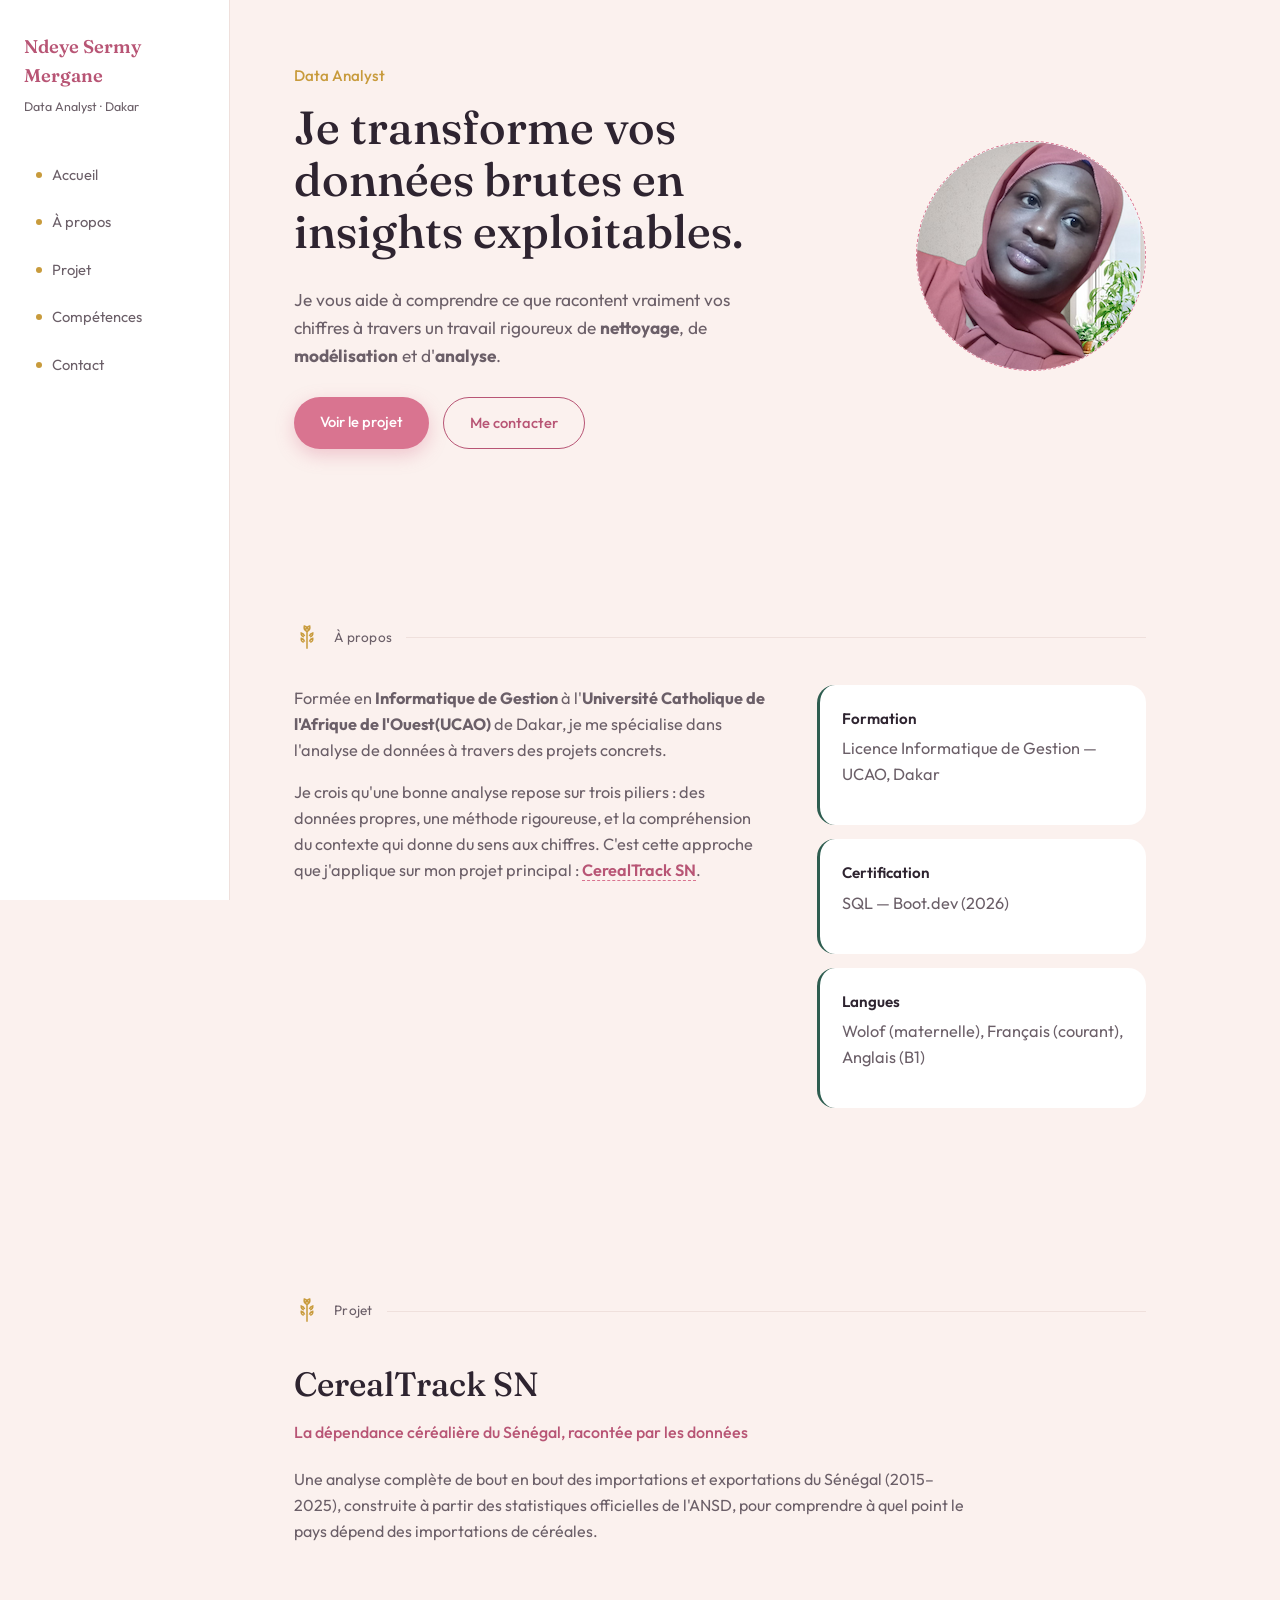
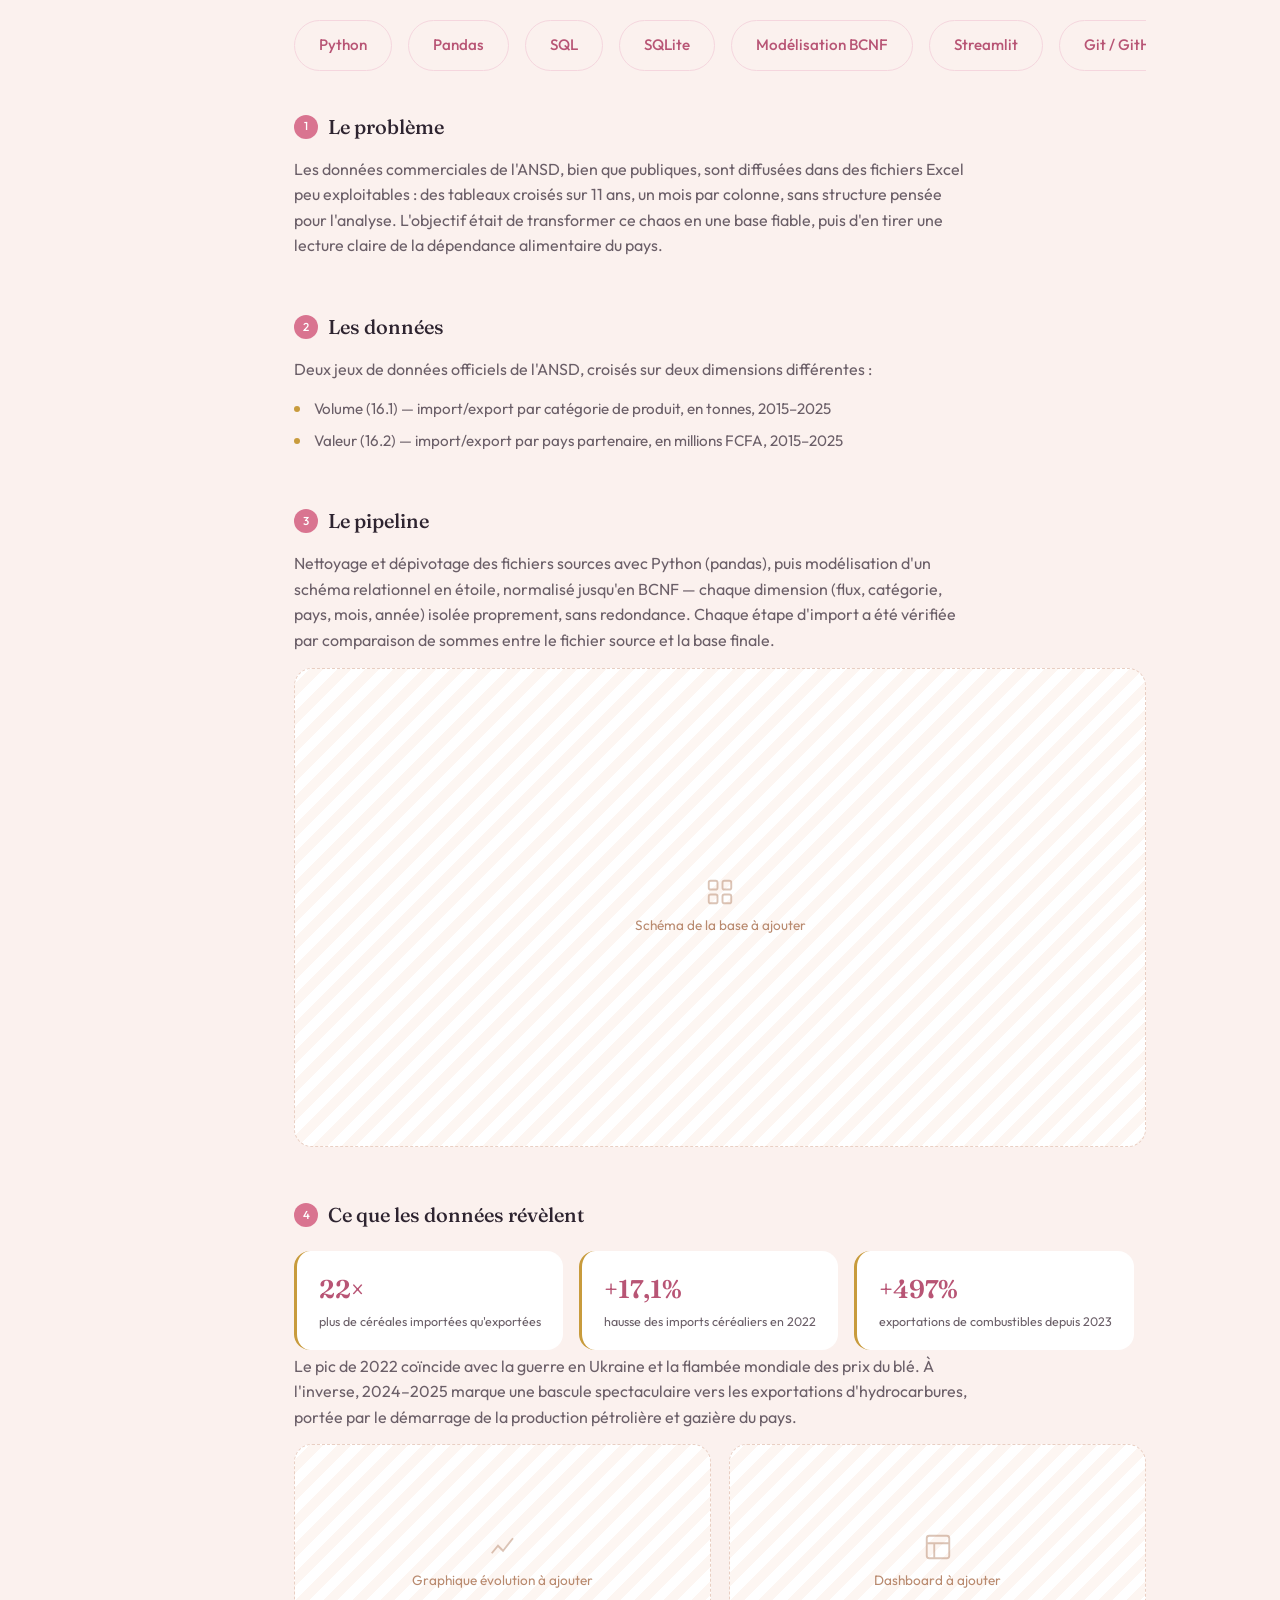
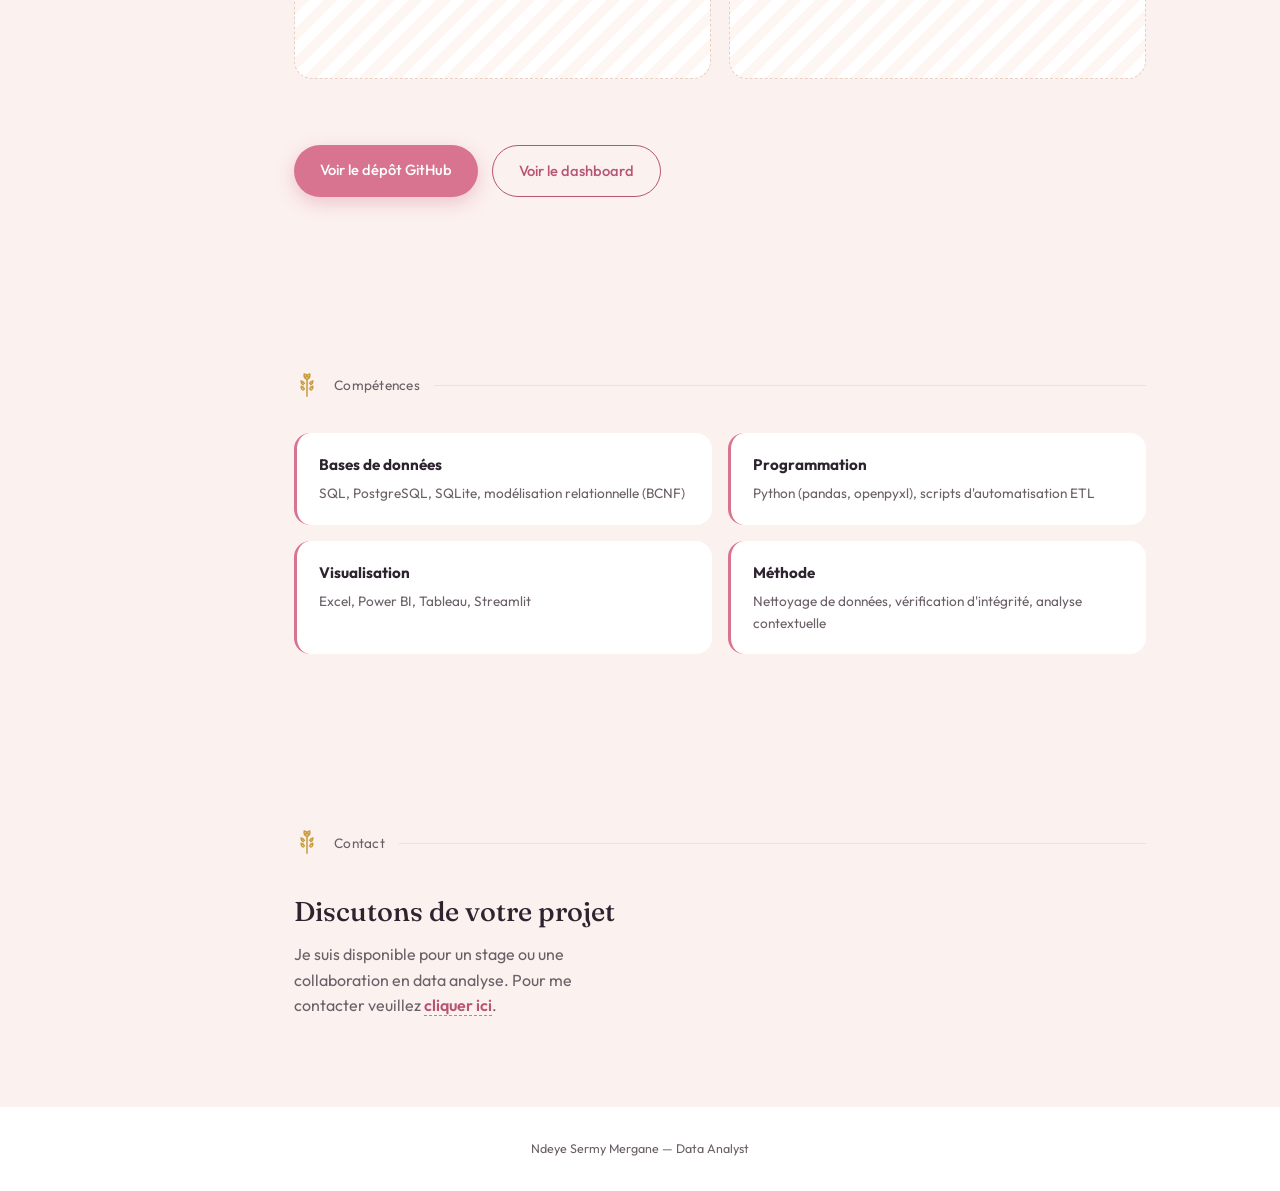
<file: index.html>
<!DOCTYPE html>
<html lang="fr">

<head>
  <meta charset="UTF-8">
  <meta name="viewport" content="width=device-width, initial-scale=1.0">
  <title>Ndeye Sermy Mergane — Data Analyst</title>
  <link rel="preconnect" href="https://fonts.googleapis.com">
  <link
    href="https://fonts.googleapis.com/css2?family=Fraunces:ital,opsz,wght@0,9..144,400;0,9..144,500;0,9..144,600;1,9..144,500&family=Outfit:wght@300;400;500;600&display=swap"
    rel="stylesheet">
  <link rel="shortcut icon" href="profile-pic.webp" type="image/x-icon">
  <style>
    :root {
      --blush: #FBF1EE;
      --card: #FFFFFF;
      --ink: #2E2430;
      --ink-soft: #6b5f68;
      --rose: #D97490;
      --rose-deep: #B85575;
      --wheat: #C89B3C;
      --teal: #2E5D50;
      --line: #EFE0DC;
    }

    * {
      box-sizing: border-box;
      margin: 0;
      padding: 0;
    }

    html {
      scroll-behavior: smooth;
    }

    body {
      font-family: 'Outfit', sans-serif;
      background: var(--blush);
      color: var(--ink);
      line-height: 1.6;
    }

    h1,
    h2,
    h3,
    .serif {
      font-family: 'Fraunces', serif;
    }

    a {
      color: inherit;
      text-decoration: none;
    }

    /* ---------- Layout ---------- */
    .shell {
      display: flex;
      min-height: 100vh;
    }

    .sidebar {
      width: 230px;
      flex-shrink: 0;
      background: var(--card);
      border-right: 1px solid var(--line);
      padding: 32px 24px;
      position: sticky;
      top: 0;
      height: 100vh;
      display: flex;
      flex-direction: column;
      z-index: 20;
    }

    .brand {
      font-family: 'Fraunces', serif;
      font-size: 1.15rem;
      font-weight: 600;
      color: var(--rose-deep);
      margin-bottom: 6px;
    }

    .brand-sub {
      font-size: .78rem;
      color: var(--ink-soft);
      margin-bottom: 36px;
    }

    nav ul {
      list-style: none;
      display: flex;
      flex-direction: column;
      gap: 4px;
    }

    nav a {
      display: flex;
      align-items: center;
      gap: 10px;
      padding: 10px 12px;
      border-radius: 10px;
      font-size: .92rem;
      color: var(--ink-soft);
      transition: background .2s, color .2s;
    }

    nav a:hover,
    nav a.active {
      background: var(--blush);
      color: var(--rose-deep);
    }

    nav .dot {
      width: 6px;
      height: 6px;
      border-radius: 50%;
      background: var(--wheat);
      flex-shrink: 0;
    }

    .sidebar-footer {
      margin-top: auto;
      padding-top: 24px;
      border-top: 1px solid var(--line);
    }

    .sidebar-footer p {
      font-size: .75rem;
      color: var(--ink-soft);
    }

    .mobile-toggle {
      display: none;
    }

    main {
      flex: 1;
      min-width: 0;
    }

    section {
      padding: 88px 64px;
      max-width: 980px;
    }

    section#home {
      padding-top: 64px;
    }

    /* ---------- Hero ---------- */
    .hero {
      display: flex;
      align-items: center;
      gap: 56px;
      flex-wrap: wrap;
    }

    .hero-text {
      flex: 1;
      min-width: 280px;
    }

    .eyebrow-plain {
      font-size: .95rem;
      color: var(--wheat);
      font-weight: 500;
      margin-bottom: 14px;
    }

    .hero h1 {
      font-size: 2.9rem;
      font-weight: 500;
      line-height: 1.12;
      margin-bottom: 20px;
      max-width: 520px;
    }

    .hero p.lead {
      font-size: 1.08rem;
      color: var(--ink-soft);
      max-width: 480px;
      margin-bottom: 28px;
    }

    .btn-row {
      display: flex;
      gap: 14px;
      flex-wrap: wrap;
    }

    .btn {
      padding: 13px 26px;
      border-radius: 999px;
      font-size: .92rem;
      font-weight: 500;
      display: inline-block;
      transition: transform .15s, box-shadow .15s;
    }

    .btn-primary {
      background: var(--rose);
      color: #fff;
      box-shadow: 0 6px 18px rgba(217, 116, 144, .35);
    }

    .btn-primary:hover {
      transform: translateY(-2px);
      box-shadow: 0 10px 22px rgba(217, 116, 144, .42);
    }

    .btn-ghost {
      border: 1.5px solid var(--rose-deep);
      color: var(--rose-deep);
    }

    .btn-ghost:hover {
      background: var(--rose);
      color: #fff;
      border-color: var(--rose);
    }

    .avatar-slot {
      width: 230px;
      height: 230px;
      border-radius: 50%;
      background: linear-gradient(155deg, #fff 0%, #fdeaef 100%);
      border: 1.5px dashed var(--rose);
      display: flex;
      align-items: center;
      justify-content: center;
      flex-direction: column;
      gap: 8px;
      text-align: center;
      color: var(--rose-deep);
      font-size: .82rem;
      flex-shrink: 0;
      position: relative;
      overflow: hidden;
    }

    .avatar-slot svg {
      width: 38px;
      height: 38px;
      opacity: .55;
    }

    .wheat-divider {
      display: flex;
      align-items: center;
      gap: 14px;
      margin: 0 0 34px;
    }

    .wheat-divider svg {
      width: 26px;
      height: 26px;
      color: var(--wheat);
      flex-shrink: 0;
    }

    .wheat-divider span {
      font-size: .85rem;
      letter-spacing: .02em;
      color: var(--ink-soft);
    }

    .wheat-divider::after {
      content: "";
      flex: 1;
      height: 1px;
      background: var(--line);
    }

    /* ---------- About ---------- */
    #about p {
      max-width: 640px;
      color: var(--ink-soft);
      font-size: 1.02rem;
      margin-bottom: 16px;
    }

    .about-grid {
      display: grid;
      grid-template-columns: 1.3fr .9fr;
      gap: 48px;
      align-items: start;
    }

    .fact-card {
      background: var(--card);
      border-radius: 18px;
      padding: 22px 22px;
      border-left: 3px solid var(--teal);
      margin-bottom: 14px;
    }

    .fact-card h4 {
      font-size: .95rem;
      font-weight: 600;
      margin-bottom: 4px;
    }

    .fact-card p {
      font-size: .86rem;
      color: var(--ink-soft);
      margin: 0;
    }

    /* ---------- Project (single, deep) ---------- */
    .project-head h2 {
      font-size: 2.1rem;
      font-weight: 500;
      margin-bottom: 8px;
    }

    .project-head .tagline {
      color: var(--rose-deep);
      font-size: 1rem;
      font-weight: 500;
      margin-bottom: 22px;
    }

    .project-head p.desc {
      color: var(--ink-soft);
      max-width: 680px;
      margin-bottom: 36px;
    }

    .skills-marquee {
      padding: 40px 0;
      overflow: hidden;
      /* background: #fdf2f5; */
    }

    .marquee-track {
      display: flex;
      gap: 16px;
      width: max-content;
      animation: scroll-marquee 30s linear infinite;
    }

    .marquee-track:hover {
      animation-play-state: paused;
    }

    @keyframes scroll-marquee {
      0% {
        transform: translateX(0);
      }

      100% {
        transform: translateX(-33.33%);
      }
    }

    .stack-row {
      display: flex;
      gap: 16px;
      flex-shrink: 0;
    }

    .chip {
      padding: 12px 24px;
      border-radius: 999px;
      /* background: #fff; */
      border: 1px solid #f5d6de;
      font-size: .95rem;
      font-weight: 500;
      color: var(--rose-deep);
      white-space: nowrap;
      transition: transform .2s, box-shadow .2s;
    }

    .chip:hover {
      transform: translateY(-2px);
      box-shadow: 0 6px 16px rgba(217, 116, 144, .15);
    }

    .case-block {
      margin-bottom: 52px;
    }

    .case-block h3 {
      font-size: 1.25rem;
      font-weight: 500;
      margin-bottom: 14px;
      display: flex;
      align-items: center;
      gap: 10px;
    }

    .case-block h3 .num {
      font-family: 'Outfit';
      font-size: .72rem;
      color: #fff;
      background: var(--rose);
      width: 24px;
      height: 24px;
      border-radius: 50%;
      display: flex;
      align-items: center;
      justify-content: center;
      flex-shrink: 0;
    }

    .case-block p {
      color: var(--ink-soft);
      max-width: 680px;
      margin-bottom: 14px;
    }

    .case-block ul {
      margin-left: 0;
      list-style: none;
      display: flex;
      flex-direction: column;
      gap: 8px;
      max-width: 680px;
    }

    .case-block li {
      color: var(--ink-soft);
      font-size: .95rem;
      padding-left: 20px;
      position: relative;
    }

    .case-block li::before {
      content: "";
      width: 6px;
      height: 6px;
      border-radius: 50%;
      background: var(--wheat);
      position: absolute;
      left: 0;
      top: 9px;
    }

    .metric-row {
      display: flex;
      gap: 16px;
      flex-wrap: wrap;
      margin: 20px 0 4px;
    }

    .metric {
      background: var(--card);
      border-radius: 16px;
      padding: 18px 22px;
      min-width: 150px;
      border-left: 3px solid var(--wheat);
    }

    .metric .value {
      font-family: 'Fraunces';
      font-size: 1.6rem;
      font-weight: 600;
      color: var(--rose-deep);
    }

    .metric .label {
      font-size: .78rem;
      color: var(--ink-soft);
      margin-top: 2px;
    }

    .img-slot {
      width: 100%;
      aspect-ratio: 16/9;
      border-radius: 18px;
      background: repeating-linear-gradient(135deg, #fff, #fff 10px, #fdf6f2 10px, #fdf6f2 20px);
      border: 1.5px dashed #e9cfc3;
      display: flex;
      align-items: center;
      justify-content: center;
      flex-direction: column;
      gap: 8px;
      color: #b98a6f;
      font-size: .85rem;
      margin-bottom: 14px;
    }

    .img-slot svg {
      width: 30px;
      height: 30px;
      opacity: .5;
    }

    .img-grid {
      display: grid;
      grid-template-columns: 1fr 1fr;
      gap: 18px;
      margin-top: 8px;
    }

    @media (max-width:640px) {
      .img-grid {
        grid-template-columns: 1fr;
      }
    }

    .links-row {
      display: flex;
      gap: 14px;
      flex-wrap: wrap;
      margin-top: 8px;
    }

    /* ---------- Skills ---------- */
    .skills-grid {
      display: grid;
      grid-template-columns: repeat(2, 1fr);
      gap: 16px;
    }

    @media (max-width:640px) {
      .skills-grid {
        grid-template-columns: 1fr;
      }
    }

    .skill-card {
      background: var(--card);
      border-radius: 16px;
      padding: 20px 22px;
      border-left: 3px solid var(--rose);
    }

    .skill-card h4 {
      font-size: .95rem;
      margin-bottom: 6px;
    }

    .skill-card p {
      font-size: .85rem;
      color: var(--ink-soft);
    }

    /* ---------- Contact ---------- */
    #contact .contact-box {
      background: var(--card);
      border-radius: 22px;
      padding: 40px;
      display: flex;
      justify-content: space-between;
      align-items: center;
      flex-wrap: wrap;
      gap: 24px;
      border-left: 3px solid var(--teal);
    }

    #contact h2 {
      font-size: 1.7rem;
      font-weight: 500;
      margin-bottom: 8px;
    }

    #contact p {
      color: var(--ink-soft);
      max-width: 340px;
    }

    .contact-links {
      display: flex;
      flex-direction: column;
      gap: 10px;
      font-size: .92rem;
    }

    .contact-links a {
      color: var(--rose-deep);
      font-weight: 500;
    }

    .contact-links a:hover {
      text-decoration: underline;
    }

    footer {
      text-align: center;
      padding: 32px;
      font-size: .78rem;
      color: var(--ink-soft);
      background-color: white;
    }

    /* ---------- Responsive ---------- */
    @media (max-width:880px) {
      section {
        padding: 64px 28px;
      }

      .about-grid {
        grid-template-columns: 1fr;
      }

      .sidebar {
        position: fixed;
        left: 0;
        top: 0;
        height: 100vh;
        transform: translateX(-100%);
        transition: transform .25s ease;
        box-shadow: 20px 0 40px rgba(0, 0, 0, .08);
      }

      .sidebar.open {
        transform: translateX(0);
      }

      .mobile-toggle {
        display: flex;
        position: fixed;
        top: 16px;
        left: 16px;
        z-index: 30;
        width: 42px;
        height: 42px;
        border-radius: 50%;
        background: var(--card);
        border: 1px solid var(--line);
        align-items: center;
        justify-content: center;
        box-shadow: 0 4px 14px rgba(0, 0, 0, .08);
      }

      .mobile-toggle span,
      .mobile-toggle span::before,
      .mobile-toggle span::after {
        content: "";
        display: block;
        width: 16px;
        height: 2px;
        background: var(--ink);
        position: relative;
      }

      .mobile-toggle span::before {
        position: absolute;
        top: -5px;
      }

      .mobile-toggle span::after {
        position: absolute;
        top: 5px;
      }

      .overlay {
        display: none;
        position: fixed;
        inset: 0;
        background: rgba(46, 34, 48, .35);
        z-index: 15;
      }

      .overlay.show {
        display: block;
      }

      .hero h1 {
        font-size: 2.2rem;
      }
    }

    .project-link {
      color: var(--rose-deep);
      font-weight: 600;
      text-decoration: none;
      border-bottom: 1.5px dashed var(--rose);
      transition: color .15s;
    }

    .project-link:hover {
      color: var(--rose);
    }
  </style>
</head>

<body>

  <button class="mobile-toggle" id="toggleBtn" aria-label="Menu"><span></span></button>
  <div class="overlay" id="overlay"></div>

  <div class="shell">

    <aside class="sidebar" id="sidebar">
      <div>
        <div class="brand">Ndeye Sermy Mergane</div>
        <div class="brand-sub">Data Analyst · Dakar</div>
      </div>
      <nav>
        <ul>
          <li><a href="#home"><span class="dot"></span>Accueil</a></li>
          <li><a href="#about"><span class="dot"></span>À propos</a></li>
          <li><a href="#project"><span class="dot"></span>Projet</a></li>
          <li><a href="#skills"><span class="dot"></span>Compétences</a></li>
          <li><a href="#contact"><span class="dot"></span>Contact</a></li>
        </ul>
      </nav>
    </aside>

    <main>

      <!-- HOME -->
      <section id="home">
        <div class="hero">
          <div class="hero-text">
            <div class="eyebrow-plain">Data Analyst</div>
            <h1>Je transforme vos données brutes en insights exploitables.</h1>
            <p class="lead">
            <p class="lead">
              Je vous aide à comprendre ce que racontent vraiment vos chiffres à travers un travail rigoureux de
              <strong>nettoyage</strong>, de <strong>modélisation</strong> et d'<strong>analyse</strong>.
            </p>
            </p>
            <div class="btn-row">
              <a href="#project" class="btn btn-primary">Voir le projet</a>
              <a href="#contact" class="btn btn-ghost">Me contacter</a>
            </div>
          </div>
          <div class="avatar-slot">
            <svg viewBox="0 0 24 24" fill="none" stroke="currentColor" stroke-width="1.5">
              <circle cx="12" cy="8" r="4" />
              <path d="M4 20c0-4 3.5-7 8-7s8 3 8 7" />
            </svg>
            <span><img src="profile-pic.webp" alt="Photo de Ndeye Sermy Mergane" srcset=""></span>
          </div>
        </div>
      </section>

      <!-- ABOUT -->
      <section id="about">
        <div class="wheat-divider">
          <svg viewBox="0 0 24 24" fill="none" stroke="currentColor" stroke-width="1.4">
            <path
              d="M12 22V6M12 6c-2-1-3-3-2.5-5 2 .5 3.5 2 4 4M12 6c2-1 3-3 2.5-5-2 .5-3.5 2-4 4M9 11c-1.5-.5-2.5-2-2.3-3.7 1.5.3 2.7 1.5 3.1 3M15 11c1.5-.5 2.5-2 2.3-3.7-1.5.3-2.7 1.5-3.1 3M9 16c-1.5-.5-2.5-2-2.3-3.7 1.5.3 2.7 1.5 3.1 3M15 16c1.5-.5 2.5-2 2.3-3.7-1.5.3-2.7 1.5-3.1 3" />
          </svg>
          <span>À propos</span>
        </div>
        <div class="about-grid">
          <div>
            <p>
              Formée en <strong>Informatique de Gestion</strong> à l'<strong>Université Catholique de l'Afrique de
                l'Ouest(UCAO)</strong> de Dakar, je me spécialise dans l'analyse
              de données à travers des projets concrets.
            </p>
            <p>
              Je crois qu'une bonne analyse repose sur trois piliers : des données propres, une méthode
              rigoureuse, et la compréhension du contexte qui donne du sens aux chiffres. C'est cette
              approche que j'applique sur mon projet principal : <a href="#project" class="project-link">CerealTrack
                SN</a>.
            </p>
          </div>
          <div>
            <div class="fact-card">
              <h4>Formation</h4>
              <p>Licence Informatique de Gestion — UCAO, Dakar</p>
            </div>
            <div class="fact-card">
              <h4>Certification</h4>
              <p>SQL — Boot.dev (2026)</p>
            </div>
            <div class="fact-card">
              <h4>Langues</h4>
              <p>Wolof (maternelle), Français (courant), Anglais (B1)</p>
            </div>
          </div>
        </div>
      </section>

      <!-- PROJECT -->
      <section id="project">
        <div class="wheat-divider">
          <svg viewBox="0 0 24 24" fill="none" stroke="currentColor" stroke-width="1.4">
            <path
              d="M12 22V6M12 6c-2-1-3-3-2.5-5 2 .5 3.5 2 4 4M12 6c2-1 3-3 2.5-5-2 .5-3.5 2-4 4M9 11c-1.5-.5-2.5-2-2.3-3.7 1.5.3 2.7 1.5 3.1 3M15 11c1.5-.5 2.5-2 2.3-3.7-1.5.3-2.7 1.5-3.1 3M9 16c-1.5-.5-2.5-2-2.3-3.7 1.5.3 2.7 1.5 3.1 3M15 16c1.5-.5 2.5-2 2.3-3.7-1.5.3-2.7 1.5-3.1 3" />
          </svg>
          <span>Projet</span>
        </div>

        <div class="project-head">
          <h2>CerealTrack SN</h2>
          <div class="tagline">La dépendance céréalière du Sénégal, racontée par les données</div>
          <p class="desc">
            Une analyse complète de bout en bout des importations et exportations du Sénégal (2015–2025),
            construite à partir des statistiques officielles de l'ANSD, pour comprendre à quel point le pays
            dépend des importations de céréales.
          </p>
        </div>

        <section class="skills-marquee">
          <div class="marquee-track">
            <!-- Dupliquer 3x pour la boucle -->
            <div class="stack-row">
              <span class="chip">Python</span>
              <span class="chip">Pandas</span>
              <span class="chip">SQL</span>
              <span class="chip">SQLite</span>
              <span class="chip">Modélisation BCNF</span>
              <span class="chip">Streamlit</span>
              <span class="chip">Git / GitHub</span>
            </div>
            <div class="stack-row">
              <span class="chip">Python</span>
              <span class="chip">Pandas</span>
              <span class="chip">SQL</span>
              <span class="chip">SQLite</span>
              <span class="chip">Modélisation BCNF</span>
              <span class="chip">Streamlit</span>
              <span class="chip">Git / GitHub</span>
            </div>
            <div class="stack-row">
              <span class="chip">Python</span>
              <span class="chip">Pandas</span>
              <span class="chip">SQL</span>
              <span class="chip">SQLite</span>
              <span class="chip">Modélisation BCNF</span>
              <span class="chip">Streamlit</span>
              <span class="chip">Git / GitHub</span>
            </div>
          </div>
        </section>

        <div class="case-block">
          <h3><span class="num">1</span>Le problème</h3>
          <p>
            Les données commerciales de l'ANSD, bien que publiques, sont diffusées dans des fichiers Excel
            peu exploitables : des tableaux croisés sur 11 ans, un mois par colonne, sans structure pensée
            pour l'analyse. L'objectif était de transformer ce chaos en une base fiable, puis d'en tirer
            une lecture claire de la dépendance alimentaire du pays.
          </p>
        </div>

        <div class="case-block">
          <h3><span class="num">2</span>Les données</h3>
          <p>Deux jeux de données officiels de l'ANSD, croisés sur deux dimensions différentes :</p>
          <ul>
            <li>Volume (16.1) — import/export par catégorie de produit, en tonnes, 2015–2025</li>
            <li>Valeur (16.2) — import/export par pays partenaire, en millions FCFA, 2015–2025</li>
          </ul>
        </div>

        <div class="case-block">
          <h3><span class="num">3</span>Le pipeline</h3>
          <p>
            Nettoyage et dépivotage des fichiers sources avec Python (pandas), puis modélisation d'un
            schéma relationnel en étoile, normalisé jusqu'en BCNF — chaque dimension (flux, catégorie,
            pays, mois, année) isolée proprement, sans redondance. Chaque étape d'import a été vérifiée
            par comparaison de sommes entre le fichier source et la base finale.
          </p>
          <div class="img-slot">
            <svg viewBox="0 0 24 24" fill="none" stroke="currentColor" stroke-width="1.5">
              <rect x="3" y="3" width="7" height="7" rx="1.5" />
              <rect x="14" y="3" width="7" height="7" rx="1.5" />
              <rect x="3" y="14" width="7" height="7" rx="1.5" />
              <rect x="14" y="14" width="7" height="7" rx="1.5" />
            </svg>
            <span>Schéma de la base à ajouter</span>
          </div>
        </div>

        <div class="case-block">
          <h3><span class="num">4</span>Ce que les données révèlent</h3>
          <div class="metric-row">
            <div class="metric">
              <div class="value">22×</div>
              <div class="label">plus de céréales importées qu'exportées</div>
            </div>
            <div class="metric">
              <div class="value">+17,1%</div>
              <div class="label">hausse des imports céréaliers en 2022</div>
            </div>
            <div class="metric">
              <div class="value">+497%</div>
              <div class="label">exportations de combustibles depuis 2023</div>
            </div>
          </div>
          <p>
            Le pic de 2022 coïncide avec la guerre en Ukraine et la flambée mondiale des prix du blé.
            À l'inverse, 2024–2025 marque une bascule spectaculaire vers les exportations d'hydrocarbures,
            portée par le démarrage de la production pétrolière et gazière du pays.
          </p>
          <div class="img-grid">
            <div class="img-slot">
              <svg viewBox="0 0 24 24" fill="none" stroke="currentColor" stroke-width="1.5">
                <path d="M3 17l5-6 4 4 8-10" />
              </svg>
              <span>Graphique évolution à ajouter</span>
            </div>
            <div class="img-slot">
              <svg viewBox="0 0 24 24" fill="none" stroke="currentColor" stroke-width="1.5">
                <rect x="3" y="3" width="18" height="18" rx="2" />
                <path d="M3 9h18M9 21V9" />
              </svg>
              <span>Dashboard à ajouter</span>
            </div>
          </div>
        </div>

        <div class="links-row">
          <a href="https://github.com/Ndeye1000/Importation-Exportation-Senegal" class="btn btn-primary">Voir le dépôt
            GitHub</a>
          <a href="#" class="btn btn-ghost">Voir le dashboard</a>
        </div>
      </section>

      <!-- SKILLS -->
      <section id="skills">
        <div class="wheat-divider">
          <svg viewBox="0 0 24 24" fill="none" stroke="currentColor" stroke-width="1.4">
            <path
              d="M12 22V6M12 6c-2-1-3-3-2.5-5 2 .5 3.5 2 4 4M12 6c2-1 3-3 2.5-5-2 .5-3.5 2-4 4M9 11c-1.5-.5-2.5-2-2.3-3.7 1.5.3 2.7 1.5 3.1 3M15 11c1.5-.5 2.5-2 2.3-3.7-1.5.3-2.7 1.5-3.1 3M9 16c-1.5-.5-2.5-2-2.3-3.7 1.5.3 2.7 1.5 3.1 3M15 16c1.5-.5 2.5-2 2.3-3.7-1.5.3-2.7 1.5-3.1 3" />
          </svg>
          <span>Compétences</span>
        </div>
        <div class="skills-grid">
          <div class="skill-card">
            <h4>Bases de données</h4>
            <p>SQL, PostgreSQL, SQLite, modélisation relationnelle (BCNF)</p>
          </div>
          <div class="skill-card">
            <h4>Programmation</h4>
            <p>Python (pandas, openpyxl), scripts d'automatisation ETL</p>
          </div>
          <div class="skill-card">
            <h4>Visualisation</h4>
            <p>Excel, Power BI, Tableau, Streamlit</p>
          </div>
          <div class="skill-card">
            <h4>Méthode</h4>
            <p>Nettoyage de données, vérification d'intégrité, analyse contextuelle</p>
          </div>
        </div>
      </section>

      <!-- CONTACT -->
      <section id="contact">
        <div class="wheat-divider">
          <svg viewBox="0 0 24 24" fill="none" stroke="currentColor" stroke-width="1.4">
            <path
              d="M12 22V6M12 6c-2-1-3-3-2.5-5 2 .5 3.5 2 4 4M12 6c2-1 3-3 2.5-5-2 .5-3.5 2-4 4M9 11c-1.5-.5-2.5-2-2.3-3.7 1.5.3 2.7 1.5 3.1 3M15 11c1.5-.5 2.5-2 2.3-3.7-1.5.3-2.7 1.5-3.1 3M9 16c-1.5-.5-2.5-2-2.3-3.7 1.5.3 2.7 1.5 3.1 3M15 16c1.5-.5 2.5-2 2.3-3.7-1.5.3-2.7 1.5-3.1 3">
            </path>
          </svg>
          <span>Contact</span>
        </div>
        <!-- <div class="contact-box"> -->
          <div>
            <h2>Discutons de votre projet</h2>
            <p>Je suis disponible pour un stage ou une collaboration en data analyse. Pour me contacter veuillez <a
                href="contact.html" class="project-link">cliquer ici</a>.</p>
          </div>
        </div>
      </section>

      <footer>Ndeye Sermy Mergane — Data Analyst</footer>

    </main>
  </div>

  <script>
    const sidebar = document.getElementById('sidebar');
    const toggleBtn = document.getElementById('toggleBtn');
    const overlay = document.getElementById('overlay');
    function closeMenu() { sidebar.classList.remove('open'); overlay.classList.remove('show'); }
    toggleBtn.addEventListener('click', () => {
      sidebar.classList.toggle('open');
      overlay.classList.toggle('show');
    });
    overlay.addEventListener('click', closeMenu);
    document.querySelectorAll('nav a').forEach(a => a.addEventListener('click', closeMenu));
  </script>

</body>

</html>
</file>
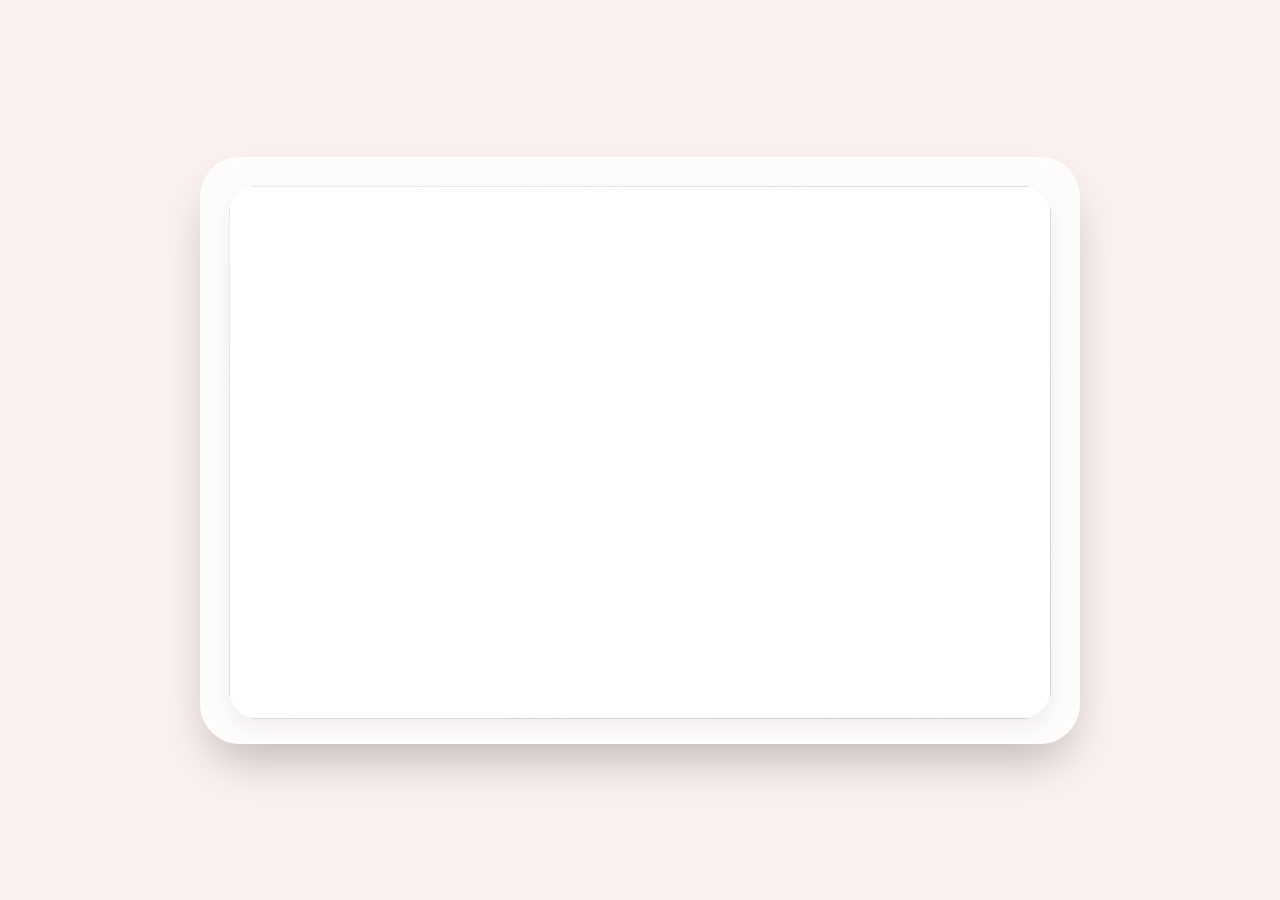
<file: deepseek_html_20260903_9a0add.html>
<!DOCTYPE html>
<html lang="fr">

<head>
    <meta charset="UTF-8">
    <meta name="viewport" content="width=device-width, initial-scale=1.0">
    <title>Formulaire Airtable · Design épuré</title>
    <style>
        /* — RESET & BASE — */
        * {
            margin: 0;
            padding: 0;
            box-sizing: border-box;
        }

        body {
            min-height: 100vh;
            display: flex;
            align-items: center;
            justify-content: center;
            background: linear-gradient(145deg, #FBF1EE 0%, #FBF1EE 100%);
            font-family: system-ui, -apple-system, 'Segoe UI', Roboto, 'Helvetica Neue', sans-serif;
            padding: 1.5rem;
        }

        /* — CARTE PRINCIPALE — */
        .form-card {
            max-width: 880px;
            width: 100%;
            background: rgba(255, 255, 255, 0.75);
            backdrop-filter: blur(8px);
            -webkit-backdrop-filter: blur(8px);
            border-radius: 2.5rem;
            box-shadow:
                0 25px 50px -12px rgba(0, 0, 0, 0.25),
                inset 0 1px 2px rgba(255, 255, 255, 0.8);
            padding: 1.75rem 1.75rem 1.5rem;
            transition: box-shadow 0.3s ease, transform 0.2s ease;
            border: 1px solid rgba(255, 255, 255, 0.5);
        }

        .form-card:hover {
            box-shadow: 0 30px 60px -15px rgba(0, 20, 30, 0.3);
            transform: translateY(-2px);
        }

        /* — EN-TÊTE — */
        .form-header {
            display: flex;
            align-items: center;
            gap: 0.75rem;
            margin-bottom: 1.5rem;
            padding-left: 0.25rem;
        }

        .form-header .logo-icon {
            display: flex;
            align-items: center;
            justify-content: center;
            width: 40px;
            height: 40px;
            background: #1c2b3a;
            border-radius: 12px;
            color: white;
            font-weight: 600;
            font-size: 1.1rem;
            box-shadow: 0 4px 8px rgba(0, 0, 0, 0.08);
        }

        .form-header h2 {
            font-size: 1.5rem;
            font-weight: 600;
            letter-spacing: -0.02em;
            color: #0b1a26;
            background: linear-gradient(135deg, #1a2f3f, #2c4b5e);
            -webkit-background-clip: text;
            -webkit-text-fill-color: transparent;
            background-clip: text;
        }

        .form-header .badge {
            margin-left: auto;
            background: #d0e1ed;
            padding: 0.25rem 0.9rem;
            border-radius: 30px;
            font-size: 0.7rem;
            font-weight: 600;
            letter-spacing: 0.3px;
            color: #1d3a4e;
            text-transform: uppercase;
            border: 1px solid rgba(255, 255, 255, 0.4);
            backdrop-filter: blur(4px);
        }

        /* — CONTENEUR IFRAME — */
        .iframe-wrapper {
            position: relative;
            width: 100%;
            border-radius: 1.8rem;
            overflow: hidden;
            box-shadow:
                0 8px 20px rgba(0, 0, 0, 0.06),
                inset 0 1px 1px rgba(255, 255, 255, 0.6);
            background: #ffffff;
            transition: box-shadow 0.25s;
        }

        .iframe-wrapper::before {
            content: '';
            position: absolute;
            inset: 0;
            border-radius: 1.8rem;
            padding: 1px;
            background: linear-gradient(145deg, rgba(255, 255, 255, 0.6), rgba(200, 215, 225, 0.3));
            -webkit-mask: linear-gradient(#fff 0 0) content-box, linear-gradient(#fff 0 0);
            mask: linear-gradient(#fff 0 0) content-box, linear-gradient(#fff 0 0);
            -webkit-mask-composite: xor;
            mask-composite: exclude;
            pointer-events: none;
        }

        .iframe-wrapper iframe {
            display: block;
            width: 100%;
            height: 533px;
            border: none;
            background: transparent;
            transition: height 0.2s ease;
        }

        /* — PIED DE PAGE (optionnel) — */
        .form-footer {
            margin-top: 1.2rem;
            display: flex;
            justify-content: flex-end;
            align-items: center;
            font-size: 0.8rem;
            color: #3a5a6e;
            padding-right: 0.3rem;
            gap: 1rem;
        }

        .form-footer span {
            display: flex;
            align-items: center;
            gap: 6px;
            opacity: 0.7;
            letter-spacing: 0.2px;
        }

        .form-footer .dot {
            display: inline-block;
            width: 6px;
            height: 6px;
            background: #3b9e7e;
            border-radius: 50%;
            box-shadow: 0 0 0 2px rgba(59, 158, 126, 0.2);
        }

        /* — RESPONSIVE — */
        @media (max-width: 600px) {
            .form-card {
                padding: 1rem 1rem 0.8rem;
                border-radius: 2rem;
            }

            .form-header h2 {
                font-size: 1.2rem;
            }

            .form-header .badge {
                font-size: 0.6rem;
                padding: 0.15rem 0.7rem;
            }

            .iframe-wrapper iframe {
                height: 500px;
            }
        }

        @media (max-width: 420px) {
            .form-header .logo-icon {
                width: 34px;
                height: 34px;
                font-size: 0.9rem;
            }

            .iframe-wrapper iframe {
                height: 470px;
            }

            .form-footer {
                flex-direction: column;
                align-items: flex-end;
                font-size: 0.7rem;
            }
        }
    </style>
</head>

<body>

    <div class="form-card">

        <!-- Zone iframe avec effet de profondeur -->
        <div class="iframe-wrapper">
            <iframe class="airtable-embed" src="https://airtable.com/embed/appQtbXfiqBJIP6xM/pagIMeEA8vsGI9jho/form"
                frameborder="0" onmousewheel="" width="100%" height="533"
                style="background: transparent; border: 1px solid #ccc;"></iframe>
        </div>
    </div>
</body>

</html>
</file>
